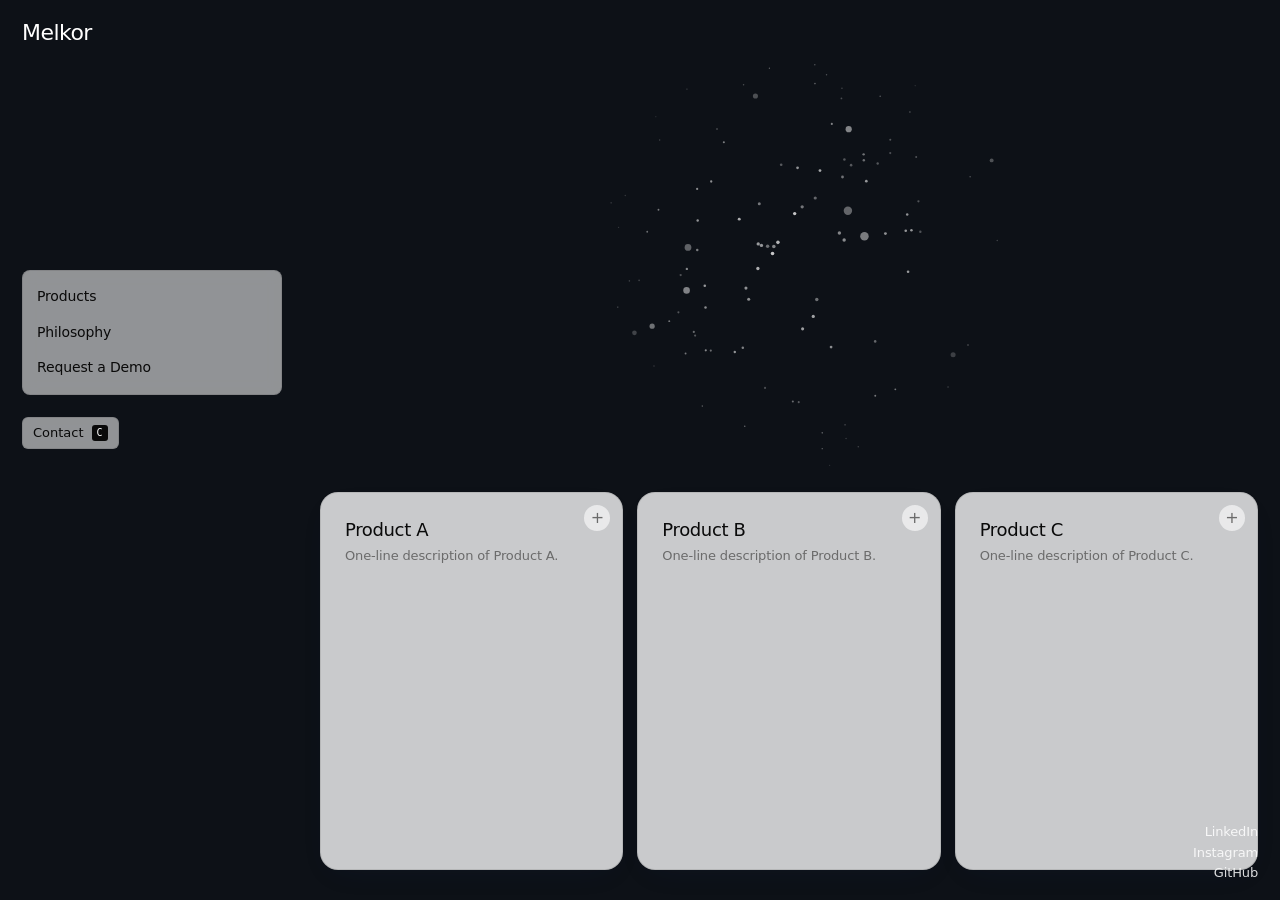
<file: index.html>
<!doctype html>
<html lang="en">
<head>
  <meta charset="utf-8" />
  <meta name="viewport" content="width=device-width, initial-scale=1" />
  <title>Melkor</title>
  <link rel="stylesheet" href="style.css" />
</head>
<body>

  <!-- Background: canvas of 1s and 0s. Each cell flips occasionally and
       has its own slow alpha pulse so the whole field shimmers/changes
       without ever scrolling. Decorative only. -->
  <canvas id="bg-canvas" class="bg-canvas" aria-hidden="true"></canvas>

  <!-- top-left: wordmark -->
  <header class="tl">
    <a class="wordmark" href="/">Melkor</a>
  </header>

  <!-- left column: menu + contact key hint -->
  <aside class="left">
    <nav class="menu" aria-label="main">
      <ul>
        <li><button class="menu__item" data-action="products"   type="button">Products</button></li>
        <li><button class="menu__item" data-action="philosophy" type="button">Philosophy</button></li>
        <li><button class="menu__item" data-action="demo"       type="button">Request a Demo</button></li>
      </ul>
    </nav>
    <button class="contact" type="button">
      <span>Contact</span>
      <kbd>C</kbd>
    </button>
  </aside>

  <!-- Products: 3 cards anchored to lower portion of the screen. Always
       visible. Each card can be expanded; expanding one shrinks the others. -->
  <aside class="products" id="products">
    <div class="product-card" data-product="a">
      <button class="product-card__expand" type="button" aria-label="expand">+</button>
      <div class="product-card__head">
        <h3>Product A</h3>
        <p class="product-card__teaser">One-line description of Product A.</p>
      </div>
      <div class="product-card__detail">
        <p>Longer description. What it does, who it's for, why it matters. Two or three short paragraphs is the right length here.</p>
        <p>Edit me in <code>index.html</code> when you have real copy.</p>
      </div>
    </div>
    <div class="product-card" data-product="b">
      <button class="product-card__expand" type="button" aria-label="expand">+</button>
      <div class="product-card__head">
        <h3>Product B</h3>
        <p class="product-card__teaser">One-line description of Product B.</p>
      </div>
      <div class="product-card__detail">
        <p>Longer description for Product B. Replace with the actual pitch.</p>
      </div>
    </div>
    <div class="product-card" data-product="c">
      <button class="product-card__expand" type="button" aria-label="expand">+</button>
      <div class="product-card__head">
        <h3>Product C</h3>
        <p class="product-card__teaser">One-line description of Product C.</p>
      </div>
      <div class="product-card__detail">
        <p>Longer description for Product C. Replace with the actual pitch.</p>
      </div>
    </div>
  </aside>

  <!-- Request a Demo: small centered popup with a form. -->
  <div class="panel-backdrop" id="panel-backdrop" hidden></div>
  <aside class="panel" id="panel" role="dialog" aria-modal="false" aria-labelledby="panel-title" hidden>
    <div class="panel__inner">
      <button class="panel__close" id="panel-close" type="button" aria-label="close">&times;</button>
      <div class="panel__body" id="panel-body"></div>
    </div>
  </aside>

  <!-- bottom-right: links stack -->
  <nav class="br" aria-label="external links">
    <a href="#">LinkedIn</a>
    <a href="#">Instagram</a>
    <a href="https://github.com/" target="_blank" rel="noopener">GitHub</a>
  </nav>

  <main class="stage" aria-hidden="true"></main>

  <script src="script.js" defer></script>
</body>
</html>
</file>
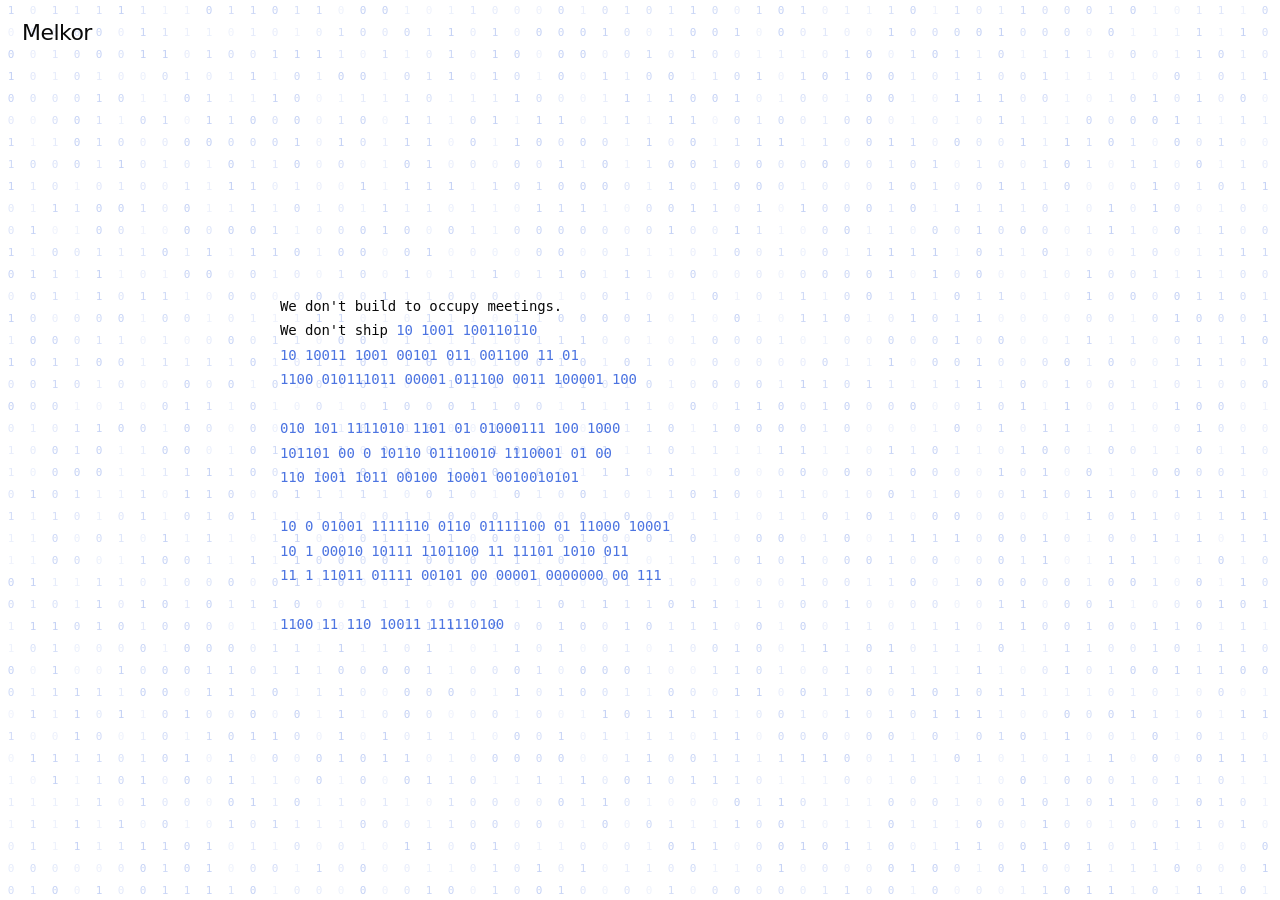
<file: philosophy.html>
<!doctype html>
<html lang="en">
<head>
  <meta charset="utf-8" />
  <meta name="viewport" content="width=device-width, initial-scale=1" />
  <title>Philosophy — Melkor</title>
  <link rel="stylesheet" href="style.css" />
  <style>
    /* Philosophy page: same bg canvas of 1s/0s as the home page sits
       behind the content. The text in the middle starts as a wall of 1s
       and 0s and decodes itself into the philosophy paragraphs — each
       character scrambles between 0/1 for a moment, then locks. */
    .phil {
      position: fixed;
      inset: 0;
      display: grid;
      place-items: center;
      padding: 90px 22px 60px;
      z-index: 10;
      overflow: auto;
    }
    .phil__inner {
      max-width: 720px;
      width: 100%;
      font-family: var(--font-mono);
      font-size: 14px;
      line-height: 1.75;
      color: var(--fg);
      white-space: pre-wrap;
    }
    .phil__char.scramble { color: var(--accent); opacity: 0.85; }
    .phil__char.locked   { color: var(--fg); }
    .phil__back {
      position: fixed;
      top: 18px;
      left: 22px;
      z-index: 20;
      font-family: var(--font-sans);
      font-size: 22px;
      letter-spacing: -0.025em;
      font-weight: 500;
    }
    .phil__back:hover { opacity: 0.7; }
  </style>
</head>
<body>

  <canvas id="bg-canvas" class="bg-canvas" aria-hidden="true"></canvas>

  <a class="phil__back" href="/">Melkor</a>

  <main class="phil">
    <div class="phil__inner" id="phil-text" aria-live="polite"></div>
  </main>

  <script>
    // --- shared bg: same 1s/0s canvas as home --------------------------
    (function () {
      const c = document.getElementById("bg-canvas");
      const ctx = c.getContext("2d");
      const CELL = 22, FONT_PX = 11;
      const DPR = Math.min(window.devicePixelRatio || 1, 2);
      let cols = 0, rows = 0, cells = [];

      function rs() {
        c.width  = innerWidth  * DPR;
        c.height = innerHeight * DPR;
        c.style.width  = innerWidth  + "px";
        c.style.height = innerHeight + "px";
        ctx.setTransform(DPR, 0, 0, DPR, 0, 0);
        cols = Math.ceil(innerWidth  / CELL) + 1;
        rows = Math.ceil(innerHeight / CELL) + 1;
        cells = new Array(cols * rows);
        for (let i = 0; i < cells.length; i++) {
          cells[i] = { v: Math.random() < 0.5 ? "0" : "1", p: Math.random() * Math.PI * 2 };
        }
      }
      rs();
      addEventListener("resize", rs);

      function f(t) {
        ctx.clearRect(0, 0, innerWidth, innerHeight);
        ctx.font = FONT_PX + 'px ui-monospace, "JetBrains Mono", Menlo, Consolas, monospace';
        ctx.textAlign = "center";
        ctx.textBaseline = "middle";
        const time = t * 0.0008;
        for (let r = 0; r < rows; r++) {
          const y = r * CELL + CELL / 2;
          for (let col = 0; col < cols; col++) {
            const cell = cells[r * cols + col];
            if (Math.random() < 0.0015) cell.v = cell.v === "0" ? "1" : "0";
            const a = 0.18 + Math.sin(time + cell.p) * 0.10;
            ctx.fillStyle = "rgba(45, 92, 220, " + a.toFixed(3) + ")";
            ctx.fillText(cell.v, col * CELL + CELL / 2, y);
          }
        }
        requestAnimationFrame(f);
      }
      requestAnimationFrame(f);
    })();

    // --- text decode: 1s/0s -> philosophy --------------------------------
    // Each non-whitespace character of the target string starts scrambling
    // (showing random 0/1) and locks to its real character after its own
    // delay. The delay rises monotonically with position so the text
    // reveals left-to-right, top-to-bottom.
    (function () {
      const PHILOSOPHY = [
        "We don't build to occupy meetings.",
        "We don't ship to fill quarters.",
        "We don't talk about the future as if",
        "it's something other people will arrive at.",
        "",
        "The gap between what is possible and what",
        "exists is a moral problem. Closing it is",
        "the only work worth doing carefully.",
        "",
        "If a thing doesn't move someone, it isn't done.",
        "If a thing isn't honest, we don't ship it.",
        "If a thing isn't ours, we don't pretend it is.",
        "",
        "That is the whole document."
      ].join("\n");

      const root = document.getElementById("phil-text");

      // Build the DOM: one span per character so each char can scramble
      // independently.
      const chars = [];
      for (let i = 0; i < PHILOSOPHY.length; i++) {
        const ch = PHILOSOPHY[i];
        if (ch === "\n") {
          root.appendChild(document.createTextNode("\n"));
          continue;
        }
        const span = document.createElement("span");
        span.className = "phil__char scramble";
        span.textContent = ch === " " ? " " : (Math.random() < 0.5 ? "0" : "1");
        span.dataset.target = ch;
        root.appendChild(span);
        chars.push(span);
      }

      const start    = performance.now() + 250;   // small breath before reveal
      const perChar  = 28;                         // ms between each lock
      const scrambleDur = 600;                     // ms each char scrambles
      let locked = 0;

      function tick(now) {
        // for each not-yet-locked char, either scramble or lock.
        for (let i = locked; i < chars.length; i++) {
          const span = chars[i];
          const t = now - (start + i * perChar);
          if (t < 0) break;          // not started yet
          if (span.dataset.target === " ") {
            span.textContent = " ";
            span.classList.remove("scramble");
            span.classList.add("locked");
            if (i === locked) locked++;
            continue;
          }
          if (t < scrambleDur) {
            span.textContent = Math.random() < 0.5 ? "0" : "1";
          } else {
            span.textContent = span.dataset.target;
            span.classList.remove("scramble");
            span.classList.add("locked");
            if (i === locked) locked++;
          }
        }
        if (locked < chars.length) requestAnimationFrame(tick);
      }
      requestAnimationFrame(tick);
    })();
  </script>
</body>
</html>
</file>
<file: style.css>
/* tokens ------------------------------------------------------------------ */
:root {
  --bg:        #ffffff;
  --fg:        #0a0a0a;
  --muted:     #6b6b6b;
  --rule:      #0a0a0a;
  --pill-bg:   rgba(255, 255, 255, 0.55);
  --pill-br:   rgba(10, 10, 10, 0.10);
  --card-bg:   rgba(255, 255, 255, 0.78);
  --accent:    rgba(45, 92, 220, 1);

  --font-sans: ui-sans-serif, system-ui, -apple-system, "Inter", "Helvetica Neue", Arial, sans-serif;
  --font-mono: ui-monospace, "JetBrains Mono", Menlo, Consolas, monospace;
}

/* reset ------------------------------------------------------------------- */
* { box-sizing: border-box; margin: 0; padding: 0; }
html, body { height: 100%; }
body {
  background: var(--bg);
  color: var(--fg);
  font-family: var(--font-sans);
  font-size: 14px;
  line-height: 1.4;
  letter-spacing: -0.01em;
  overflow: hidden;
}

/* Background canvas of moving / mutating 1s and 0s. Lives behind everything. */
.bg-canvas {
  position: fixed;
  inset: 0;
  z-index: 0;
  pointer-events: none;
}

a { color: inherit; text-decoration: none; }
button { background: none; border: none; color: inherit; font: inherit; cursor: pointer; }

/* corners ----------------------------------------------------------------- */
header.tl {
  position: fixed;
  top: 18px;
  left: 22px;
  z-index: 10;
}
.wordmark {
  font-family: var(--font-sans);
  font-size: 22px;
  letter-spacing: -0.025em;
  font-weight: 500;
  color: #ffffff;
  opacity: 0;
  animation: wordmark-in 900ms cubic-bezier(.22, 1, .36, 1) 120ms forwards;
}
@keyframes wordmark-in {
  from { opacity: 0; transform: translateY(-4px); filter: blur(6px); }
  to   { opacity: 1; transform: translateY(0);    filter: blur(0); }
}

/* left column ------------------------------------------------------------- */
.left {
  position: fixed;
  top: 30%;
  left: 22px;
  width: min(260px, 32vw);
  display: flex;
  flex-direction: column;
  gap: 22px;
  z-index: 20;
}

/* Menu --------------------------------------------------------------- */
.menu {
  padding: 8px 0;
  background: var(--pill-bg);
  border: 1px solid var(--pill-br);
  border-radius: 8px;
  backdrop-filter: blur(8px);
  -webkit-backdrop-filter: blur(8px);
}
.menu ul { list-style: none; }
.menu__item {
  width: 100%;
  text-align: left;
  padding: 8px 14px;
  font-size: 14px;
  letter-spacing: -0.01em;
  position: relative;
  transition: background 120ms ease, padding-left 160ms ease;
}
.menu__item::before {
  content: "";
  position: absolute;
  left: 6px;
  top: 50%;
  width: 4px;
  height: 4px;
  border-radius: 50%;
  background: var(--fg);
  transform: translate(-4px, -50%) scale(0);
  transition: transform 160ms ease;
}
.menu__item:hover {
  background: rgba(10, 10, 10, 0.04);
  padding-left: 22px;
}
.menu__item:hover::before { transform: translate(0, -50%) scale(1); }

.contact {
  align-self: flex-start;
  display: inline-flex;
  align-items: center;
  gap: 8px;
  padding: 6px 10px;
  background: var(--pill-bg);
  border: 1px solid var(--pill-br);
  border-radius: 6px;
  font-size: 13px;
  backdrop-filter: blur(8px);
  -webkit-backdrop-filter: blur(8px);
}
.contact kbd {
  display: inline-grid;
  place-items: center;
  min-width: 16px;
  height: 16px;
  padding: 0 4px;
  background: var(--fg);
  color: var(--bg);
  font-family: var(--font-mono);
  font-size: 10px;
  border-radius: 3px;
}

/* bottom-right links ------------------------------------------------------ */
.br {
  position: fixed;
  right: 22px;
  bottom: 18px;
  display: flex;
  flex-direction: column;
  align-items: flex-end;
  gap: 2px;
  font-size: 13px;
  z-index: 10;
  color: rgba(255, 255, 255, 0.85);
}
.br a:hover { text-decoration: underline; }

/* stage (center placeholder) --------------------------------------------- */
.stage {
  position: fixed;
  inset: 0;
  z-index: 1;
}

/* Products row ------------------------------------------------------ */
/* Anchored to the lower portion of the viewport. Always visible. 3
   cards in a row; expanding one grows it and shrinks the other two
   via flex-grow transitions. */
.products {
  position: fixed;
  left: 320px;
  right: 22px;
  bottom: 30px;
  height: 42vh;
  min-height: 240px;
  z-index: 5;
  display: flex;
  gap: 14px;
}

.products.pulse .product-card {
  animation: products-pulse 600ms ease;
}
@keyframes products-pulse {
  0%   { transform: translateY(0); }
  50%  { transform: translateY(-6px); }
  100% { transform: translateY(0); }
}

.product-card {
  position: relative;
  flex: 1 1 0;
  min-width: 0;
  background: var(--card-bg);
  backdrop-filter: blur(14px) saturate(150%);
  -webkit-backdrop-filter: blur(14px) saturate(150%);
  border: 1px solid var(--pill-br);
  border-radius: 18px;
  padding: 24px;
  overflow: hidden;
  transition: flex-grow 420ms cubic-bezier(.22, 1, .36, 1),
              padding 320ms ease;
  display: flex;
  flex-direction: column;
  box-shadow: 0 10px 32px -16px rgba(20, 40, 100, 0.18);
}
.product-card.is-expanded {
  flex-grow: 4;
  overflow-y: auto;
}
.products.has-expanded .product-card:not(.is-expanded) {
  flex-grow: 0.5;
  padding: 18px;
}
.products.has-expanded .product-card:not(.is-expanded) h3 { font-size: 15px; }
.products.has-expanded .product-card:not(.is-expanded) .product-card__teaser { display: none; }

.product-card__head h3 {
  font-size: 18px;
  letter-spacing: -0.02em;
  font-weight: 500;
  margin-bottom: 4px;
  transition: font-size 320ms ease;
}
.product-card__teaser {
  color: var(--muted);
  font-size: 13px;
  line-height: 1.5;
}
.product-card__detail {
  margin-top: 18px;
  font-size: 14px;
  line-height: 1.55;
  opacity: 0;
  max-height: 0;
  overflow: hidden;
  transition: opacity 300ms ease 80ms, max-height 400ms ease;
}
.product-card.is-expanded .product-card__detail {
  opacity: 1;
  max-height: 1000px;
}
.product-card__detail p { margin-bottom: 12px; }
.product-card__detail code {
  font-family: var(--font-mono);
  font-size: 12px;
  background: rgba(0,0,0,0.05);
  padding: 1px 6px;
  border-radius: 3px;
}
.product-card__expand {
  position: absolute;
  top: 12px;
  right: 12px;
  width: 26px;
  height: 26px;
  border-radius: 50%;
  display: grid;
  place-items: center;
  font-size: 16px;
  line-height: 1;
  color: var(--muted);
  background: rgba(255,255,255,0.6);
  transition: color 160ms ease, background 160ms ease, transform 240ms ease;
  z-index: 1;
}
.product-card__expand:hover { color: var(--fg); background: rgba(255,255,255,0.95); }
.product-card.is-expanded .product-card__expand { transform: rotate(45deg); }

/* Panel backdrop (transparent click-catcher) ------------------------ */
.panel-backdrop {
  position: fixed;
  inset: 0;
  z-index: 65;
  background: transparent;
}
.panel-backdrop[hidden] { display: none; }

/* Panel (Request a Demo) — small centered popup. ------------------- */
.panel {
  position: fixed;
  top: 50%;
  left: 50%;
  width: min(520px, calc(100vw - 44px));
  max-height: min(620px, calc(100vh - 80px));
  z-index: 80;
  opacity: 0;
  pointer-events: none;
  transform: translate(-50%, -50%) scale(0.92);
  transform-origin: center;
  transition: opacity 220ms ease, transform 280ms cubic-bezier(.22, 1, .36, 1);
}
.panel[hidden] { display: none; }
.panel.is-open {
  opacity: 1;
  pointer-events: auto;
  transform: translate(-50%, -50%) scale(1);
}
.panel__inner {
  position: relative;
  width: 100%;
  max-height: min(620px, calc(100vh - 80px));
  background: var(--card-bg);
  border: 1px solid var(--pill-br);
  border-radius: 18px;
  padding: 40px 32px 28px;
  overflow: auto;
  box-shadow: 0 18px 50px -12px rgba(0,0,0,0.22);
  backdrop-filter: blur(14px) saturate(150%);
  -webkit-backdrop-filter: blur(14px) saturate(150%);
}
.panel__tab {
  position: absolute;
  top: -1px;
  left: 20px;
  transform: translateY(-50%);
  padding: 5px 14px;
  background: var(--bg);
  border: 1px solid var(--pill-br);
  border-radius: 999px;
  font-size: 12px;
  letter-spacing: -0.01em;
}
.panel__close {
  position: absolute;
  top: 10px;
  right: 14px;
  width: 28px;
  height: 28px;
  font-size: 20px;
  line-height: 1;
  border-radius: 50%;
  display: grid;
  place-items: center;
  color: var(--muted);
  transition: color 160ms ease, background 160ms ease;
}
.panel__close:hover { color: var(--fg); background: rgba(0,0,0,0.06); }
.panel__body {
  font-size: 14px;
  line-height: 1.55;
  color: var(--fg);
}
.panel__body h2 { font-size: 20px; margin-bottom: 6px; letter-spacing: -0.02em; font-weight: 500; }
.panel__body p  { margin-bottom: 18px; color: var(--muted); }

/* Demo form -------------------------------------------------------- */
.demo-form { display: flex; flex-direction: column; gap: 14px; }
.demo-form label {
  display: flex;
  flex-direction: column;
  gap: 4px;
  font-size: 12px;
  color: var(--muted);
  letter-spacing: 0;
}
.demo-form input,
.demo-form textarea {
  font: inherit;
  font-size: 14px;
  color: var(--fg);
  padding: 8px 10px;
  background: rgba(0,0,0,0.02);
  border: 1px solid var(--pill-br);
  border-radius: 6px;
  outline: none;
  transition: border-color 160ms ease, background 160ms ease;
  resize: vertical;
}
.demo-form input:focus,
.demo-form textarea:focus {
  border-color: var(--fg);
  background: #fff;
}
.demo-form__row {
  display: flex;
  align-items: center;
  gap: 12px;
  margin-top: 6px;
}
.demo-form__submit {
  padding: 8px 18px;
  background: var(--fg);
  color: var(--bg);
  border-radius: 6px;
  font-size: 13px;
  letter-spacing: -0.01em;
  cursor: pointer;
  transition: opacity 160ms ease;
}
.demo-form__submit:hover { opacity: 0.85; }
.demo-form__msg {
  font-size: 12px;
  color: var(--accent);
}

/* small screens */
@media (max-width: 720px) {
  .left { top: auto; bottom: 80px; width: calc(100vw - 44px); }
  .br { font-size: 12px; }
  .products { left: 22px; flex-direction: column; }
  .product-card { flex: 1 1 auto; }
}
</file>
